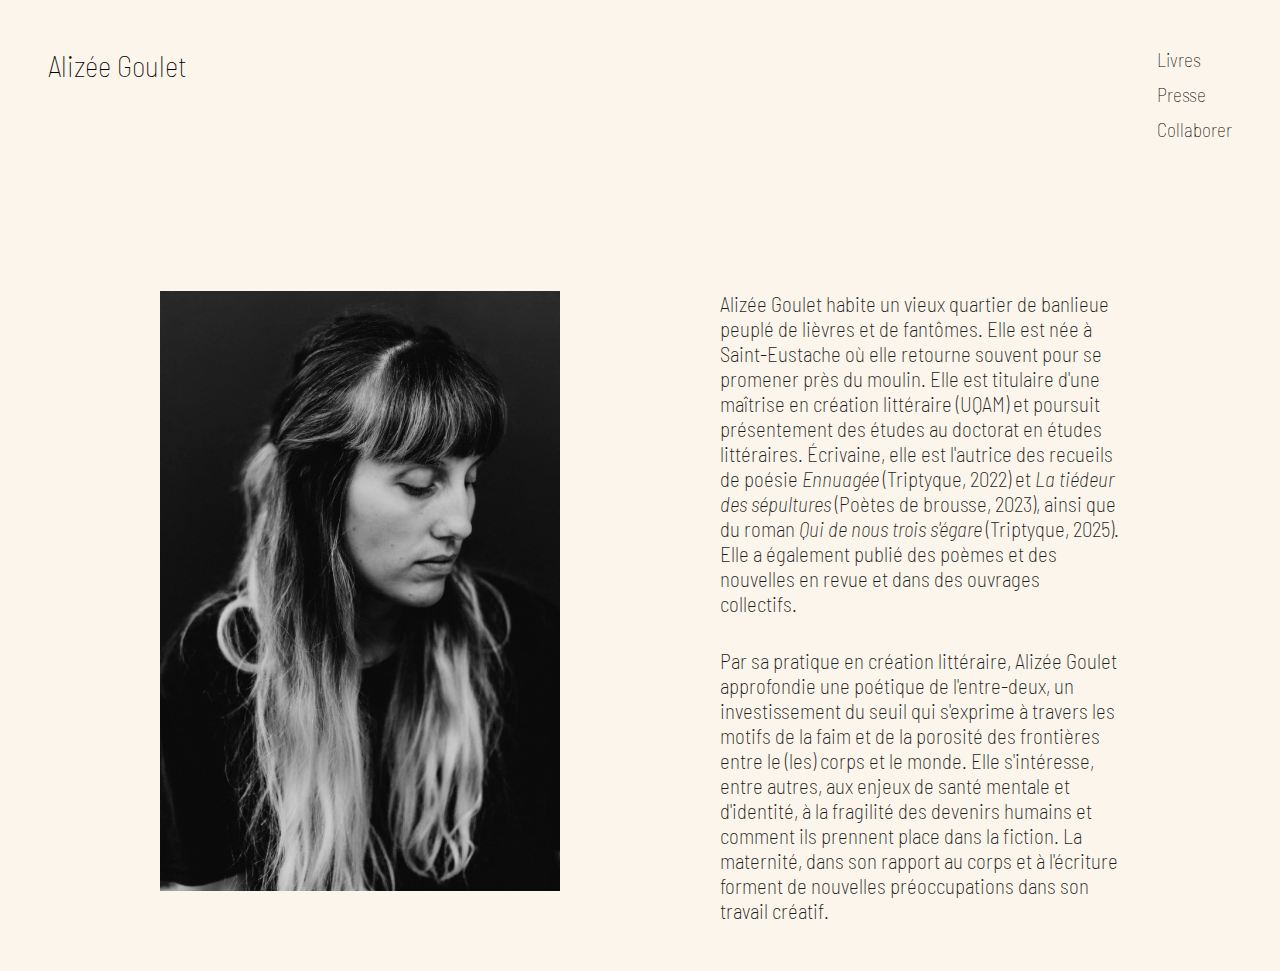
<file: index.html>
<head>
  <title>Alizée Goulet</title>
  <meta charset="utf-8">
  <meta name="viewport" content="width=device-width, initial-scale=1">
  <meta name="description" content="Site officiel d'Alizée Goulet.">
  <meta name="keywords" content="poète, poèmes, alizée, goulet, roman, romancière">
  <meta name="robots" content="index, follow">

  <meta property="og:title" content="Alizée Goulet">
  <meta property="og:description" content="Site officiel">
  <meta property="og:url" content="https://alizeegoulet.com">
  <meta property="og:image" content="./static/images/alizee_goulet.jpeg">
  <meta property="og:type" content="website">
  <meta property="og:site_name" content="Alizée Goulet">

  <link rel="stylesheet" href="main.css">
  <link rel="preconnect" href="https://fonts.googleapis.com">
  <link rel="preconnect" href="https://fonts.gstatic.com" crossorigin>
  <link href="https://fonts.googleapis.com/css2?family=Barlow+Semi+Condensed:wght@100;300&display=swap" rel="stylesheet">

</head>
<body>
  <div class="page-title">
    <a href="#"><h1>Alizée Goulet</h1></a>
    <nav class="menu">
      <a class="nav-item" href="./livres/">Livres</a>
      <a class="nav-item" href="./presse/">Presse</a>
      <a class="nav-item" href="./collaborer/">Collaborer</a>

    </nav>
  </div>
  <div class="content">
    <img alt="Photo d'Alizée Goulet" class="profile-image" src="./static/images/alizee_goulet.jpeg" />
    <div class="bio">
      <p>
        Alizée Goulet habite un vieux quartier de banlieue peuplé de lièvres et de fantômes. Elle est née à Saint-Eustache où elle retourne souvent pour se promener près du moulin. Elle est titulaire d'une maîtrise en création littéraire (UQAM) et poursuit présentement des études au doctorat en études littéraires. Écrivaine, elle est l'autrice des recueils de poésie <em>Ennuagée</em> (Triptyque, 2022) et <em>La tiédeur des sépultures</em> (Poètes de brousse, 2023), ainsi que du roman <em>Qui de nous trois s'égare</em> (Triptyque, 2025). Elle a également publié des poèmes et des nouvelles en revue et dans des ouvrages collectifs.
      </p>
      <p class="mt-2">
        Par sa pratique en création littéraire, Alizée Goulet approfondie une poétique de l'entre-deux, un investissement du seuil qui s'exprime à travers les motifs de la faim et de la porosité des frontières entre le (les) corps et le monde. Elle s'intéresse, entre autres, aux enjeux de santé mentale et d'identité, à la fragilité des devenirs humains et comment ils prennent place dans la fiction. La maternité, dans son rapport au corps et  à l'écriture forment de nouvelles préoccupations dans son travail créatif.
      </p>
    </div>
  </div>
</body>
</file>
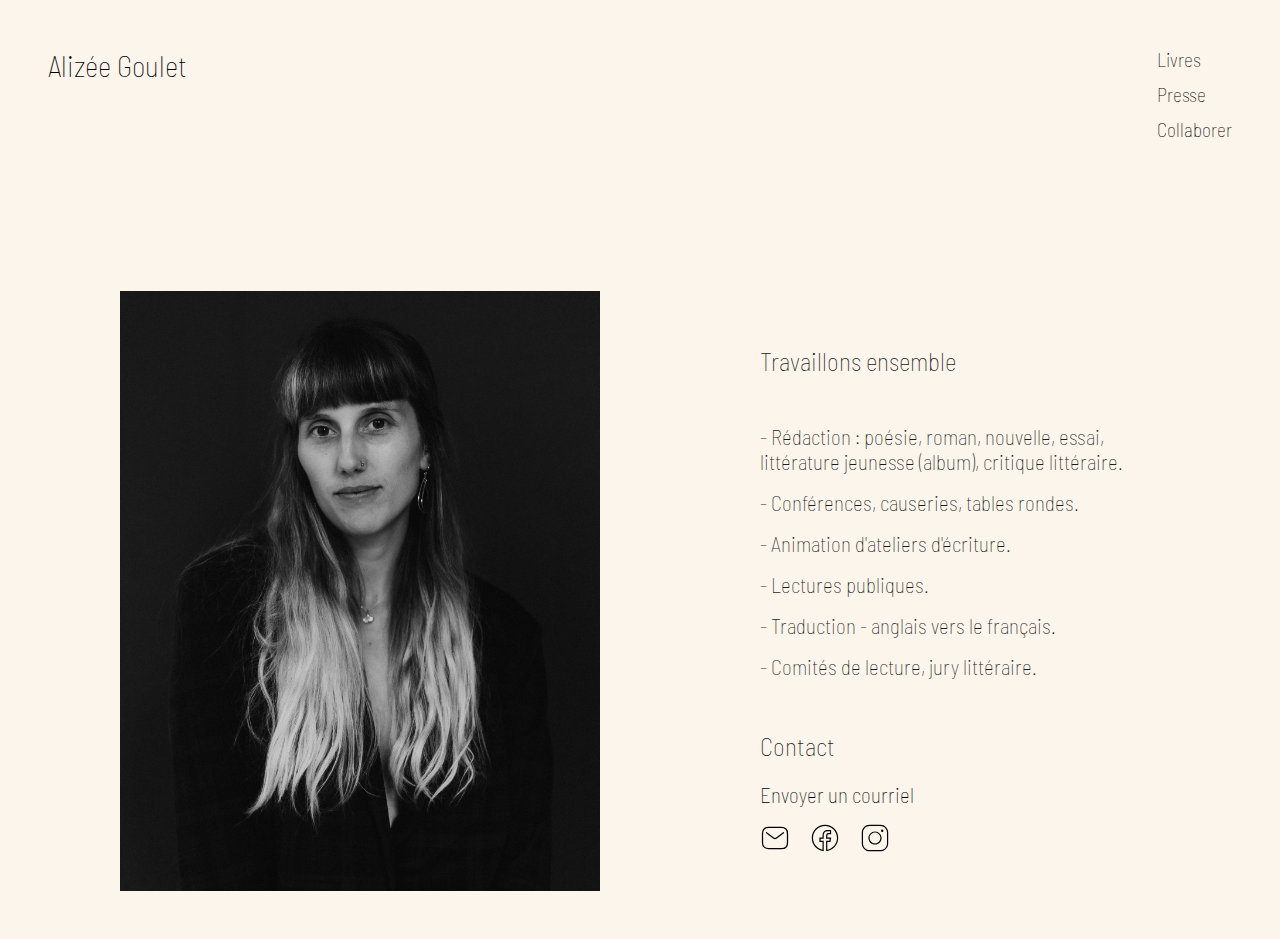
<file: collaborer/index.html>
<head>
  <title>Alizée Goulet</title>
  <meta charset="utf-8">
  <meta name="viewport" content="width=device-width, initial-scale=1">
  <link rel="stylesheet" href="../main.css">
  <link rel="preconnect" href="https://fonts.googleapis.com">
  <link rel="preconnect" href="https://fonts.gstatic.com" crossorigin>
  <link href="https://fonts.googleapis.com/css2?family=Barlow+Semi+Condensed:wght@100;300&display=swap" rel="stylesheet">

</head>
<body>
  <div class="page-title">
    <a href="../"><h1>Alizée Goulet</h1></a>
    <nav class="menu">
      <a class="nav-item" href="../livres/">Livres</a>
      <a class="nav-item" href="../presse/">Presse</a>
      <a class="nav-item" href="#">Collaborer</a>
    </nav>
  </div>
  <div>
    <div class="content">
      <img alt="Photo d'Alizée Goulet" class="profile-image" src="../static/images/alizee_goulet_2.jpeg" />
      <div class="bio">
        <div>
          <h2>Travaillons ensemble</h2>
          <ul class="mt-3">
            <li>- Rédaction : poésie, roman, nouvelle, essai, littérature jeunesse (album), critique littéraire.</li>
            <li>- Conférences, causeries, tables rondes.</li>
            <li>- Animation d'ateliers d'écriture.</li>
            <li>- Lectures publiques.</li>
            <li>- Traduction - anglais vers le français.</li>
            <li>- Comités de lecture, jury littéraire.</li>
          </ul>
        </div>
        <div>
          <h2 class="mt-2">Contact</h2>
          <a target="_blank" href="#" id="mail">
          Envoyer un courriel
        </a>
        <div class="mt-1">
          <a target="_blank" href="#" id="mail-icon"><img alt="Icone de courriel" class="icon" src="../static/icons/email.svg" /></a>
          <a target="_blank" href="https://www.facebook.com/profile.php?id=691684122"><img alt="Icone de Facebook" class="icon" src="../static/icons/facebook.svg" /></a>
          <a target="_blank" href="https://www.instagram.com/alizeegoulet/"><img alt="Icone d'Instagram" class="icon" src="../static/icons/insta.svg" /></a>
        </div>
        </div>
      </div>
    </div>
  </div>


  <script>
    const m = ['mailto', ':', 'al', 'izee', '_', 'gou', 'let', '@', 'hot', 'mail', '.', 'co', 'm'];
    const final = m.join('')
    const mailEl = document.querySelector('#mail');
    const mailIconEl = document.querySelector('#mail-icon');

    mailEl.setAttribute('href', final)
    mailIconEl.setAttribute('href', final)
  </script>
</body>
</file>
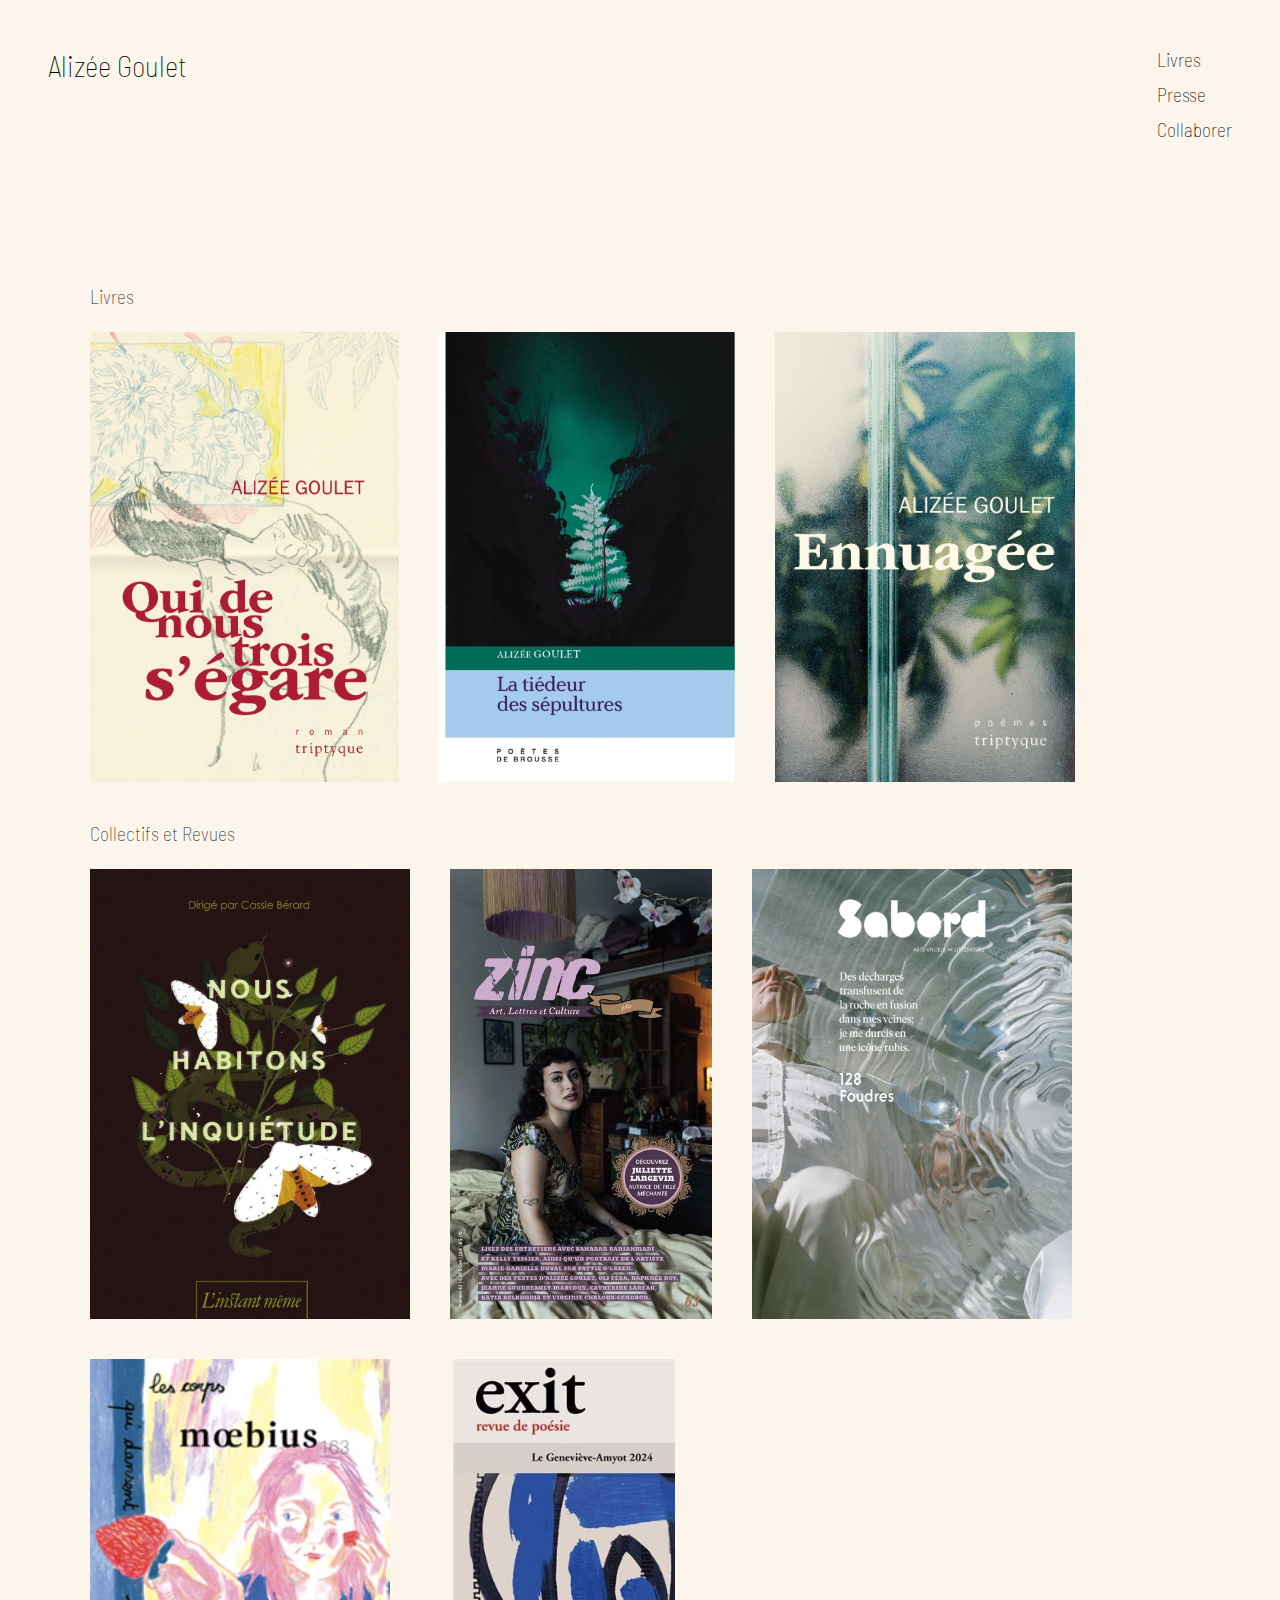
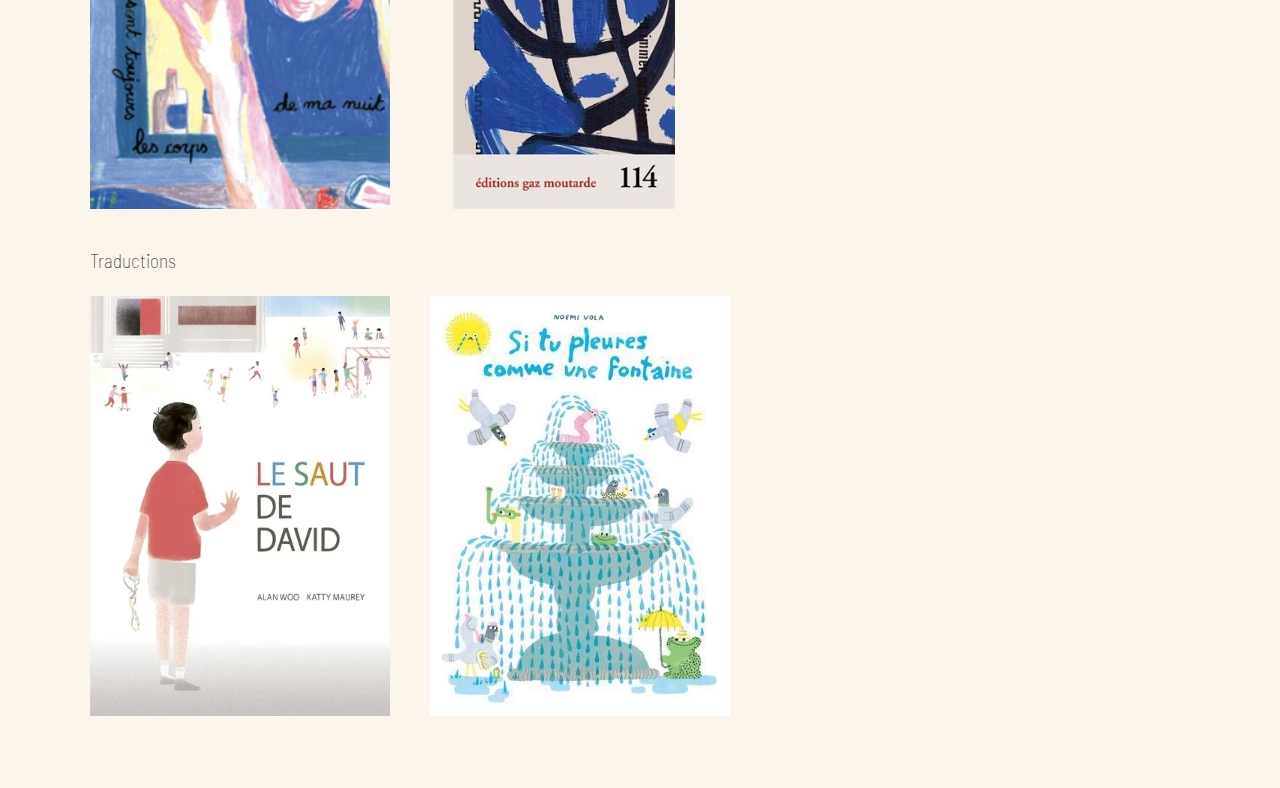
<file: livres/index.html>
<head>
  <title>Alizée Goulet</title>
  <meta charset="utf-8">
  <meta name="viewport" content="width=device-width, initial-scale=1">
  <link rel="stylesheet" href="../main.css">
  <link rel="preconnect" href="https://fonts.googleapis.com">
  <link rel="preconnect" href="https://fonts.gstatic.com" crossorigin>
  <link href="https://fonts.googleapis.com/css2?family=Barlow+Semi+Condensed:wght@100;300&display=swap" rel="stylesheet">

</head>
<body>
  <div class="page-title">
    <a href="../"><h1>Alizée Goulet</h1></a>
      <nav class="menu">
      <a class="nav-item" href="#">Livres</a>
      <a class="nav-item" href="../presse/">Presse</a>
      <a class="nav-item" href="../collaborer/">Collaborer</a>
    </nav>
  </div>
  <div class="container">
    <div>
      <h2>Livres</h2>
      <div class="book-row">
        <div class="livre">
          <a target="_blank" href="https://www.leslibraires.ca/livres/qui-de-nous-trois-s-egare-alizee-goulet-9782898012310.html">
            <img alt="Couverture du livre Qui de nous trois s'égarent" class="image-livre" src="../static/images/qui-de-nous-trois.webp">
          </a>
        </div>
        <div class="livre">
          <a target="_blank" href="https://www.leslibraires.ca/livres/la-tiedeur-des-sepultures-alizee-goulet-9782925226376.html">
            <img alt="Couverture du livre La tièdeur des sépultures" class="image-livre" src="../static/images/la-tiedeur-des-sepultures.webp">
          </a>
        </div>
        <div class="livre">
          <a target="_blank" href="https://www.leslibraires.ca/livres/ennuagee-alizee-goulet-9782898011511.html">
            <img alt="Couverture du livre Ennuagée" class="image-livre" src="../static/images/ennuage.jpg">
          </a>
        </div>
      </div>
    </div>
    <div>
      <div class=".mt-4">
        <h2>Collectifs et Revues</h2>
        <div class="book-row">
          <div class="livre">
            <a target="_blank" href="https://www.leslibraires.ca/livres/nous-habitons-l-inquietude-julie-roy-9782895024262.html">
              <img alt="Couverture du livre Nous habitons l'inquiétude" class="image-livre" src="../static/images/nous-habitons-inquiet.webp">
            </a>
          </div>

          <div class="livre">
            <a target="_blank" href="https://www.leslibraires.ca/livres/revue-zinc-no-63-collectif-9782924483329.html">
              <img  alt="Couverture de la revue Zinc numéro 63" class="image-livre" src="../static/images/zinc.jpg" >
            </a>
          </div>

          <div class="livre">
            <a target="_blank" href="https://lesabord.qc.ca/produit/128-foudres/">
              <img alt="Couverture de la reviue Sabord numéro 128 - Foudres" class="image-livre" src="../static/images/sabord.webp">
            </a>
            </div>

          <div class="livre">
            <a target="_blank" href="https://www.leslibraires.ca/livres/moebius-no-163-les-corps-qui-9782924781227.html">
              <img alt="Couverture de la reviue Moebius numéro 163" class="image-livre" src="../static/images/moebius.jpg">
            </a>
          </div>

          <div class="livre" style="padding:0 83">
            <a target="_blank" href="https://www.renaud-bray.com/Livres_Produit.aspx?id=4142693&def=Exit+%23114+Le+Genevi%C3%A8ve-Amyot+2024%2cCOLLECTIF%2c9782925284130">
              <img alt="Couverture de la reviue Exit numéro 114" class="image-livre" src="../static/images/exit.jpg">
            </a>
          </div>
        </div>
      </div>
    </div>
    <div>
      <div class=".mt-4">
        <h2>Traductions</h2>
        <div class="book-row">
          <div class="livre">
            <a target="_blank" href="https://www.leslibraires.ca/livres/le-saut-de-david-katty-maurey-9782924663271.html">
              <img style="max-width:300px;" alt="Couverture du livre le saut de David" class="image-livre" src="../static/images/david.webp">
            </a>
          </div>

          <div class="livre">
            <a target="_blank" href="https://www.leslibraires.ca/livres/si-tu-pleures-comme-une-fontaine-noemi-vola-9782924663257.html">
              <img style="max-width:300px;" alt="Couverture du livre Si tu pleures comme une fontaine" class="image-livre" src="../static/images/pleure.webp">
            </a>
          </div>
        </div>
      </div>
    </div>
  </div>
</body>
</file>
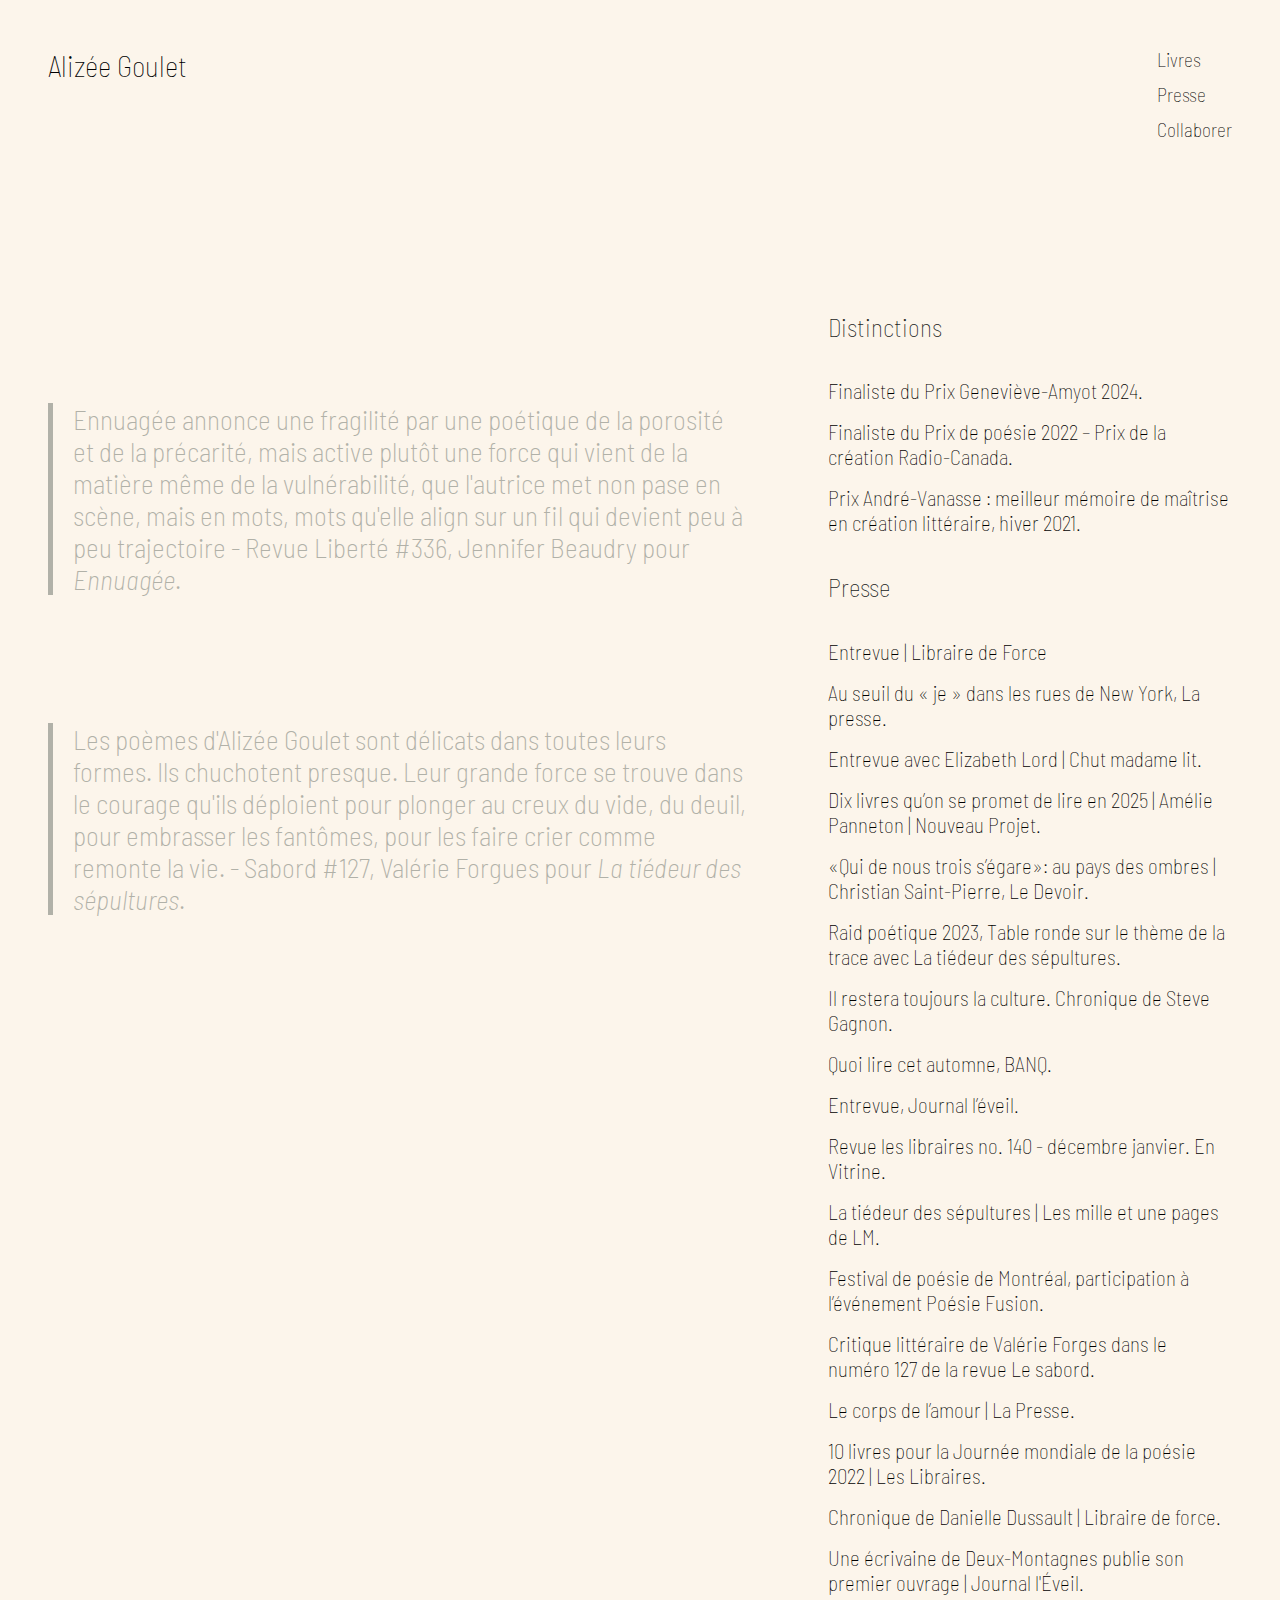
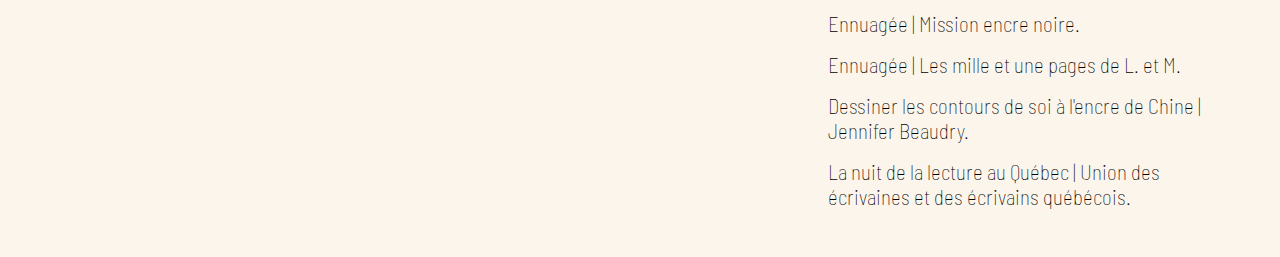
<file: presse/index.html>
<head>
  <title>Alizée Goulet</title>
  <meta charset="utf-8">
  <meta name="viewport" content="width=device-width, initial-scale=1">
  <link rel="stylesheet" href="../main.css">
  <link rel="preconnect" href="https://fonts.googleapis.com">
  <link rel="preconnect" href="https://fonts.gstatic.com" crossorigin>
  <link href="https://fonts.googleapis.com/css2?family=Barlow+Semi+Condensed:wght@100;300&display=swap" rel="stylesheet">

</head>
<body>
  <div class="page-title">
    <a href="../"><h1>Alizée Goulet</h1></a>
    <nav class="menu">
      <a class="nav-item" href="../livres/">Livres</a>
      <a class="nav-item" href="#">Presse</a>
      <a class="nav-item" href="../collaborer/">Collaborer</a>
    </nav>
  </div>
  <div class="content column">
    <div class="presse-wrapper">
      <div class="citations">
        <div class="citation">
          Ennuagée annonce une fragilité par une poétique de la porosité et de la précarité, mais active plutôt une force qui vient de la matière même de la vulnérabilité, que l'autrice met non pase en scène, mais en mots, mots qu'elle align sur un fil qui devient peu à peu trajectoire - Revue Liberté #336, Jennifer Beaudry pour <em>Ennuagée</em>.
        </div>

        <div class="citation">
          Les poèmes d'Alizée Goulet sont délicats dans toutes leurs formes. Ils chuchotent presque. Leur grande force se trouve dans le courage qu'ils déploient pour plonger au creux du vide, du deuil, pour embrasser les fantômes, pour les faire crier comme remonte la vie. - Sabord #127, Valérie Forgues pour <em>La tiédeur des sépultures</em>.
        </div>
      </div>
      <div class="presse">
        <h2>Distinctions</h2>

        <a target="_blank" href="https://www.affairespoetiques.ca/rcipiendaires-ga-2024">Finaliste du Prix Geneviève-Amyot 2024.</a>
        <a target="_blank" href="https://ici.radio-canada.ca/nouvelle/1926275/finaliste-prix-concours-poesie-radio-canada-2022-alizee-goulet">Finaliste du Prix de poésie 2022 – Prix de la création Radio-Canada.</a>
        <a target="_blank" href="https://litterature.uqam.ca/wp-content/uploads/sites/52/resultats-bourses-institution-2019-20.pdf">Prix André-Vanasse : meilleur mémoire de maîtrise en création littéraire, hiver 2021.</a>
  
        <h2>Presse</h2>
        <!-- Qui de nous troi s'égarent -->
        <a target="_blank" href="https://baladoquebec.ca/cibl-101-5-fm-libraire-de-force/libraire-de-force-02062025-1800">Entrevue | Libraire de Force</a>
        <a target="_blank" href="https://www.lapresse.ca/arts/litterature/2025-02-02/critique-de-qui-de-nous-trois-s-egare/au-seuil-du-je-dans-les-rues-de-new-york.php">Au seuil du « je » dans les rues de New York, La presse.</a>
        <a target="_blank" href="https://open.spotify.com/episode/4c2i5Q8r5XpQfXLDlP0Fg1?si=_V4XEcIgSuGFeOpuBOUgUA&amp;nd=1&amp;dlsi=6f7ea3ce56d547f7" >Entrevue avec Elizabeth Lord | Chut madame lit.</a>
        <a target="_blank" href="https://atelier10.ca/nouveauprojet/article/dix-livres-qu-on-se-promet-lire-en-2025" >Dix livres qu’on se promet de lire en 2025 | Amélie Panneton | Nouveau Projet.</a>
        <a target="_blank" href="https://www.ledevoir.com/lire/835810/critique-fiction-nous-trois-egare-pays-ombres?" >«Qui de nous trois s’égare»: au pays des ombres |  Christian Saint-Pierre, Le Devoir.</a>
  
        <!-- La tiedeur des sepultures-->
        <a target="_blank" href="https://www.cvm.qc.ca/evenements/table-ronde-theme-de-la-trace-dans-la-vie-et-dans-la-poesie/">Raid poétique 2023, Table ronde sur le thème de la trace avec La tiédeur des sépultures.</a>
        <a target="_blank" href="https://ici.radio-canada.ca/ohdio/premiere/emissions/il-restera-toujours-culture/episodes/785851/rattrapage-jeudi-28-septembre-2023">	Il restera toujours la culture. Chronique de Steve Gagnon.</a>
        <a target="_blank" href="https://www.banq.qc.ca/explorer/articles/quoi-lire-cet-automne/ ">Quoi lire cet automne, BANQ.</a>
        <a target="_blank" href="https://leveil.com/culture/une-carriere-dauteure-bien-engagee-pour-alizee-goulet">Entrevue, Journal l’éveil.</a>
        <a target="_blank" href="https://revue.leslibraires.ca/numeros/numero-140/">Revue les libraires no. 140 - décembre janvier. En Vitrine.</a>
        <a target="_blank" href="https://lesmilleetunlivreslm.over-blog.com/2024/05/la-tiedeur-des-sepultures-alizee-goulet-editions-poetes-de-brousse-par-martine-levesque.html ">La tiédeur des sépultures | Les mille et une pages de LM. </a>
        <a target="_blank" href="https://www.festivaldelapoesiedemontreal.com/fr/accueil/marche-de-la-poesie-2024 ">Festival de poésie de Montréal, participation à l’événement Poésie Fusion.</a>
        <a target="_blank" href="https://lesabord.qc.ca/produit/127-sororite/">Critique littéraire de Valérie Forges dans le numéro 127 de la revue Le sabord. </a>
        
        <!-- Ennuage-->
        <a target="_blank" href="https://www.lapresse.ca/arts/litterature/2022-02-12/poesie/le-corps-de-l-amour.php"> Le corps de l’amour | La Presse.</a>
        <a target="_blank" href="https://www.leslibraires.ca/thematique/10-livres-pour-la-journee-mondiale-5152/?fbclid=IwAR0RatZsA8eiUd9ZQTdTaJTee5_ie-RmPNW3OVyNqovpuNT-l2z6egA5ZPE">10 livres pour la Journée mondiale de la poésie 2022 | Les Libraires.</a>
        <a target="_blank" href="https://www.mixcloud.com/upload/lynda-dion/171-2022-03-17-libraire-de-force-cibl-montr%C3%A9al-1015-danielle-dussault/complete/">Chronique de Danielle Dussault | Libraire de force.</a>
        <a target="_blank" href="https://leveil.com/culture/une-ecrivaine-de-deux-montagnes-publie-son-premier-ouvrage">Une écrivaine de Deux-Montagnes publie son premier ouvrage  | Journal l'Éveil.</a>
        <a target="_blank" href="https://mp3.choq.ca/episodes/encrenoire/emission-du-24-mai-2022/?fbclid=IwAR3OU6afUucQ_KOLmDENz6D6eoP3TaUUhmbC1ph9vel7LYaI6072xZJtaiw">Ennuagée | Mission encre noire.</a>
        <a target="_blank" href="https://lesmilleetunlivreslm.over-blog.com/2022/06/ennuagee-alizee-goulet-editions-triptyque-groupe-nota-bene-par-martine-levesque.html?fbclid=IwAR33a5E_VTVx3B0QD5WZvc9dUt1DkX2SawbhsrXzzlLTkCm_3ZCRsGTt3tE">Ennuagée | Les mille et une pages de L. et M.</a>
        <a target="_blank" href="https://revueliberte.ca/numero/336/microdoses-de-realite">Dessiner les contours de soi à l'encre de Chine | Jennifer Beaudry.</a>
        <a target="_blank" href="https://lire-reussir.org/les-projets/la-nuit-de-la-lecture-au-quebec/">La nuit de la lecture au Québec | Union des écrivaines et des écrivains québécois.</a>
      </div>
    </div> 

  </div>
</div>
</body>
</file>
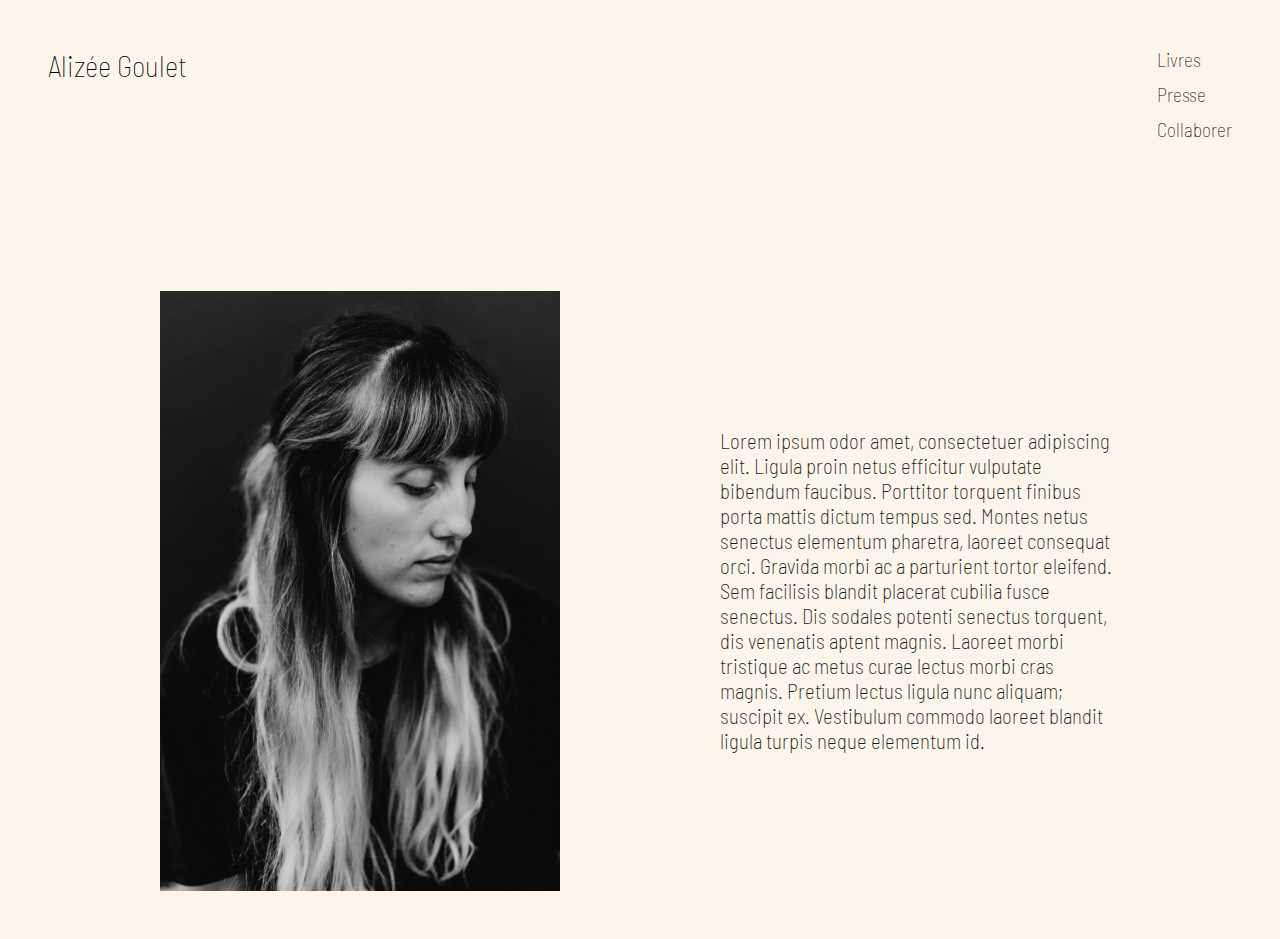
<file: main.html>
<head>
  <title>Alizée Goulet</title>
  <meta charset="utf-8">
  <meta name="viewport" content="width=device-width, initial-scale=1">
  <link rel="stylesheet" href="main.css">
  <link rel="preconnect" href="https://fonts.googleapis.com">
  <link rel="preconnect" href="https://fonts.gstatic.com" crossorigin>
  <link href="https://fonts.googleapis.com/css2?family=Barlow+Semi+Condensed:wght@100;300&display=swap" rel="stylesheet">

</head>
<body>
  <div class="page-title">
    <a href="#"><h1>Alizée Goulet</h1></a>
    <nav class="menu">
      <a class="nav-item" href="./static/html/livres.html">Livres</a>
      <a class="nav-item" href="./static/html/presse.html">Presse</a>
      <a class="nav-item" href="./static/html/collaborer.html">Collaborer</a>

    </nav>
  </div>
  <div class="content">
    <img class="profile-image" src="./static/images/alizee_goulet.jpeg" />
    <div class="bio">
      <p>Lorem ipsum odor amet, consectetuer adipiscing elit. Ligula proin netus efficitur vulputate bibendum faucibus. Porttitor torquent finibus porta mattis dictum tempus sed. Montes netus senectus elementum pharetra, laoreet consequat orci. Gravida morbi ac a parturient tortor eleifend. Sem facilisis blandit placerat cubilia fusce senectus. Dis sodales potenti senectus torquent, dis venenatis aptent magnis. Laoreet morbi tristique ac metus curae lectus morbi cras magnis. Pretium lectus ligula nunc aliquam; suscipit ex. Vestibulum commodo laoreet blandit ligula turpis neque elementum id.
    </div>
  </div>
</body>
</file>
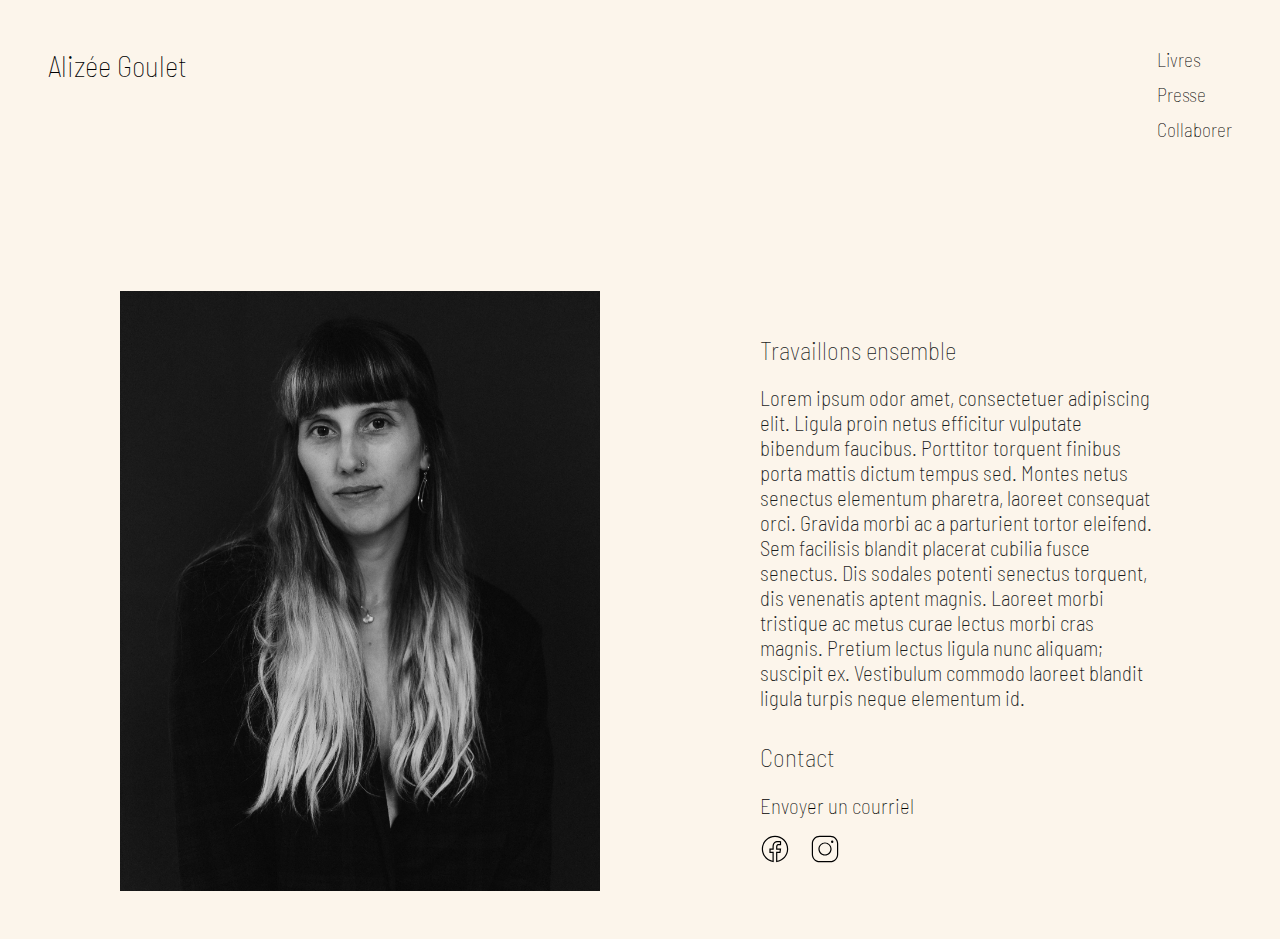
<file: static/html/collaborer.html>
<head>
  <title>Alizée Goulet</title>
  <meta charset="utf-8">
  <meta name="viewport" content="width=device-width, initial-scale=1">
  <link rel="stylesheet" href="../../main.css">
  <link rel="preconnect" href="https://fonts.googleapis.com">
  <link rel="preconnect" href="https://fonts.gstatic.com" crossorigin>
  <link href="https://fonts.googleapis.com/css2?family=Barlow+Semi+Condensed:wght@100;300&display=swap" rel="stylesheet">

</head>
<body>
  <div class="page-title">
    <a href="../../index"><h1>Alizée Goulet</h1></a>
    <nav class="menu">
      <a class="nav-item" href="./livres">Livres</a>
      <a class="nav-item" href="./presse">Presse</a>
      <a class="nav-item" href="#">Collaborer</a>
    </nav>
  </div>
  <div>
    <div class="content">
      <img class="profile-image" src="../images/alizee_goulet_2.jpeg" />
      <div class="bio">
        <div>
          <h2>Travaillons ensemble</h2>
          <p>Lorem ipsum odor amet, consectetuer adipiscing elit. Ligula proin netus efficitur vulputate bibendum faucibus. Porttitor torquent finibus porta mattis dictum tempus sed. Montes netus senectus elementum pharetra, laoreet consequat orci. Gravida morbi ac a parturient tortor eleifend. Sem facilisis blandit placerat cubilia fusce senectus. Dis sodales potenti senectus torquent, dis venenatis aptent magnis. Laoreet morbi tristique ac metus curae lectus morbi cras magnis. Pretium lectus ligula nunc aliquam; suscipit ex. Vestibulum commodo laoreet blandit ligula turpis neque elementum id.
        </div>
        <div>
          <h2 class="mt-2">Contact</h2>
          <a href="#" id="mail">
          Envoyer un courriel
        </a>
        <div class="mt-1">
          <a href="https://www.facebook.com/profile.php?id=691684122"><img class="icon" src="../icons/facebook.svg" /></a>
          <a href="https://www.instagram.com/alizeegoulet/"><img class="icon" src="../icons/insta.svg" /></a>
        </div>
        </div>
      </div>
    </div>
  </div>


  <script>
    const m = ['mailto', ':', 'al', 'izee', '_', 'gou', 'let', '@', 'hot', 'mail', '.', 'co', 'm'];
    const final = m.join('')
    document.querySelector('#mail').setAttribute('href', final)
  </script>
</body>
</file>
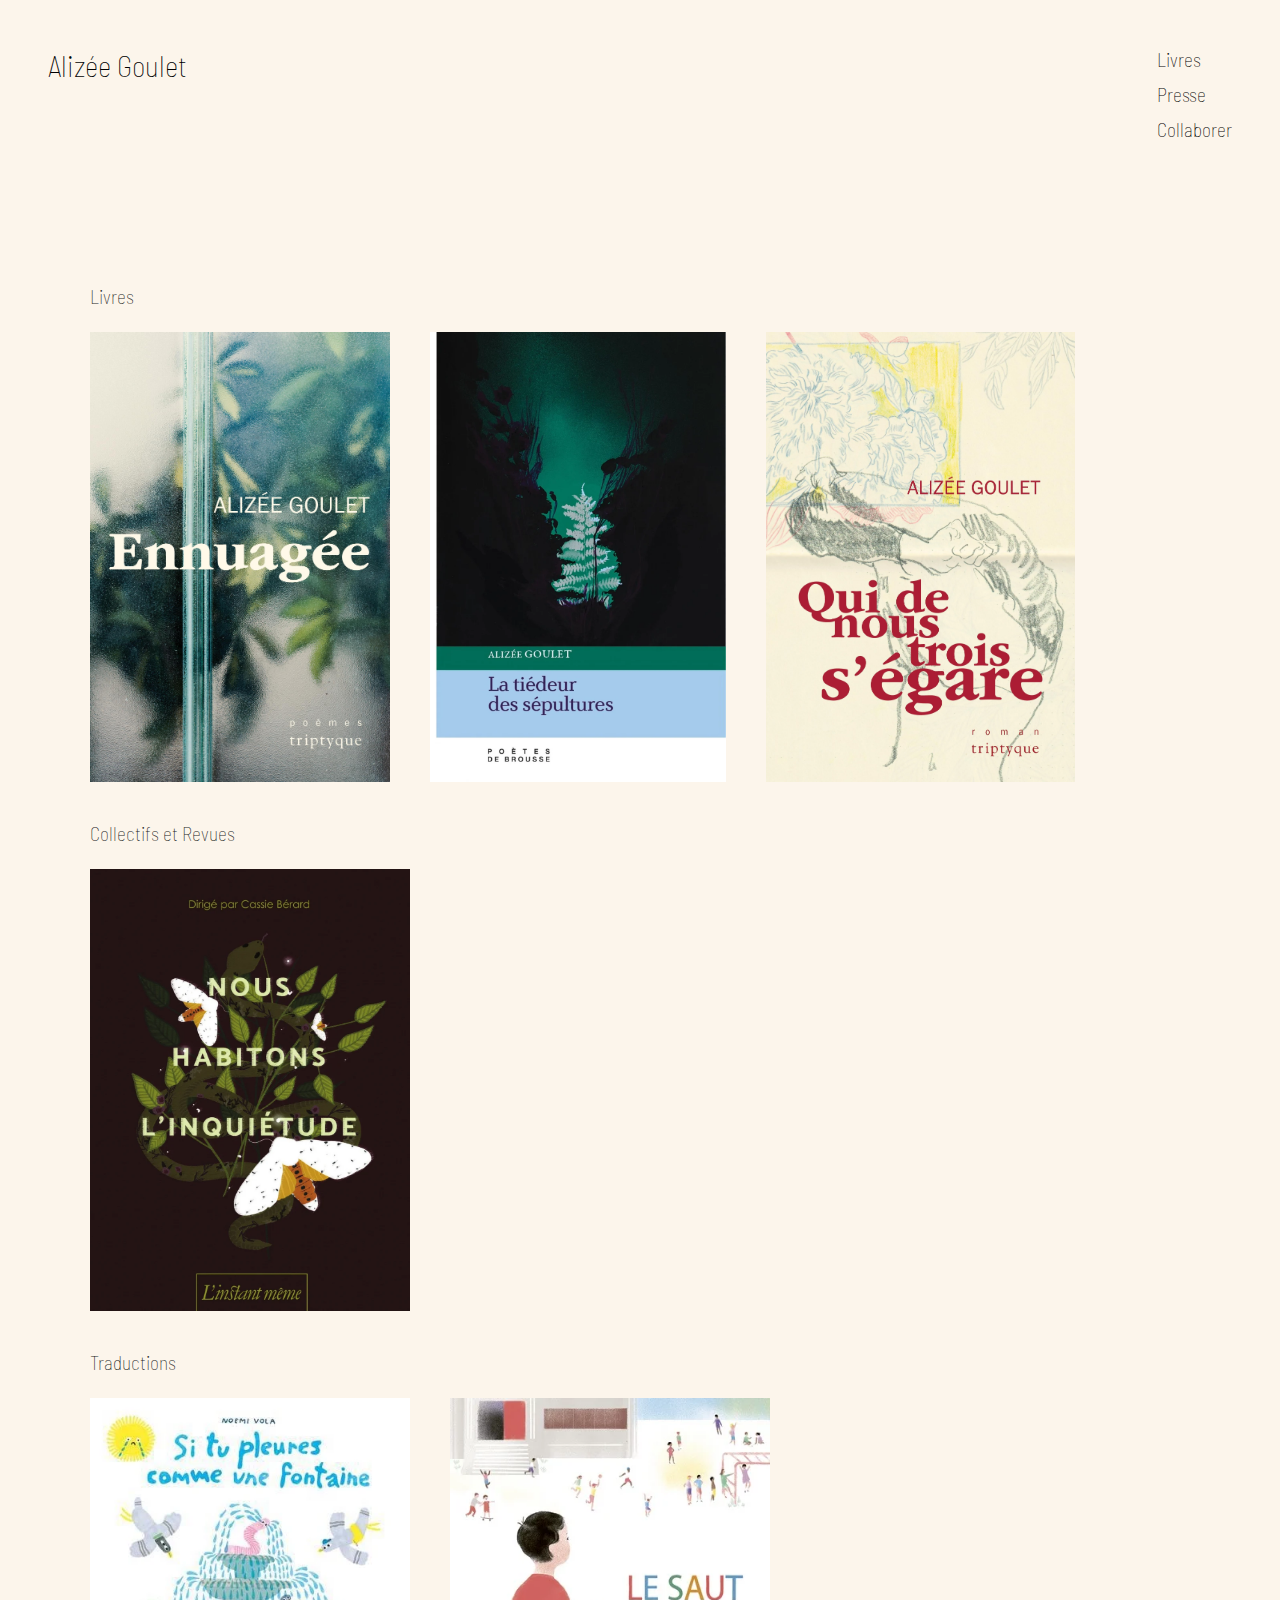
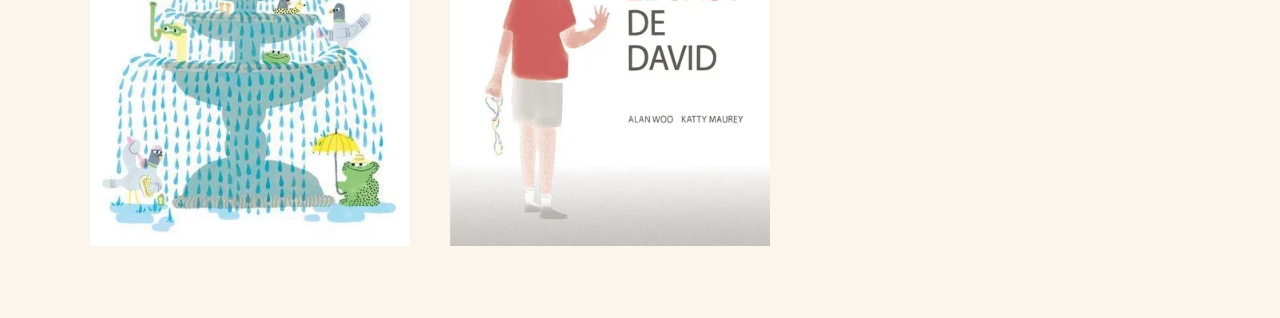
<file: static/html/livres.html>
<head>
  <title>Alizée Goulet</title>
  <meta charset="utf-8">
  <meta name="viewport" content="width=device-width, initial-scale=1">
  <link rel="stylesheet" href="../../main.css">
  <link rel="preconnect" href="https://fonts.googleapis.com">
  <link rel="preconnect" href="https://fonts.gstatic.com" crossorigin>
  <link href="https://fonts.googleapis.com/css2?family=Barlow+Semi+Condensed:wght@100;300&display=swap" rel="stylesheet">

</head>
<body>
  <div class="page-title">
    <a href="../../index"><h1>Alizée Goulet</h1></a>
      <nav class="menu">
      <a class="nav-item" href="#">Livres</a>
      <a class="nav-item" href="./presse">Presse</a>
      <a class="nav-item" href="./collaborer">Collaborer</a>
    </nav>
  </div>
  <div class="container">
    <div>
      <h2>Livres</h2>
      <div class="book-row">
        <div class="livre">
          <a target="_blank" href="https://www.leslibraires.ca/livres/ennuagee-alizee-goulet-9782898011511.html">
            <img class="image-livre" src="../images/ennuage.jpg">
          </a>
        </div>
        <div class="livre">
          <a target="_blank" href="https://www.leslibraires.ca/livres/la-tiedeur-des-sepultures-alizee-goulet-9782925226376.html">
            <img class="image-livre" src="../images/la-tiedeur-des-sepultures.webp">
          </a>
        </div>
        <div class="livre">
          <a target="_blank" href="https://www.leslibraires.ca/livres/qui-de-nous-trois-s-egare-alizee-goulet-9782898012310.html">
            <img class="image-livre" src="../images/qui-de-nous-trois.webp">
          </a>
        </div>
      </div>
    </div>
    <div>
      <div class=".mt-4">
        <h2>Collectifs et Revues</h2>
        <div class="book-row">
          <div class="livre">
            <a target="_blank" href="https://www.leslibraires.ca/livres/nous-habitons-l-inquietude-julie-roy-9782895024262.html">
              <img class="image-livre" src="../images/nous-habitons-inquiet.webp">
            </a>
          </div>
        </div>
      </div>
    </div>
    <div>
      <div class=".mt-4">
        <h2>Traductions</h2>
        <div class="book-row">
          <div class="livre">
            <a target="_blank" href="https://www.leslibraires.ca/livres/si-tu-pleures-comme-une-fontaine-noemi-vola-9782924663257.html">
              <img class="image-livre" src="../images/pleure.webp">
            </a>
          </div>
          <div class="livre">
            <a target="_blank" href="https://www.leslibraires.ca/livres/le-saut-de-david-katty-maurey-9782924663271.html">
              <img class="image-livre" src="../images/david.webp">
            </a>
          </div>
        </div>
      </div>
    </div>
  </div>
</body>
</file>
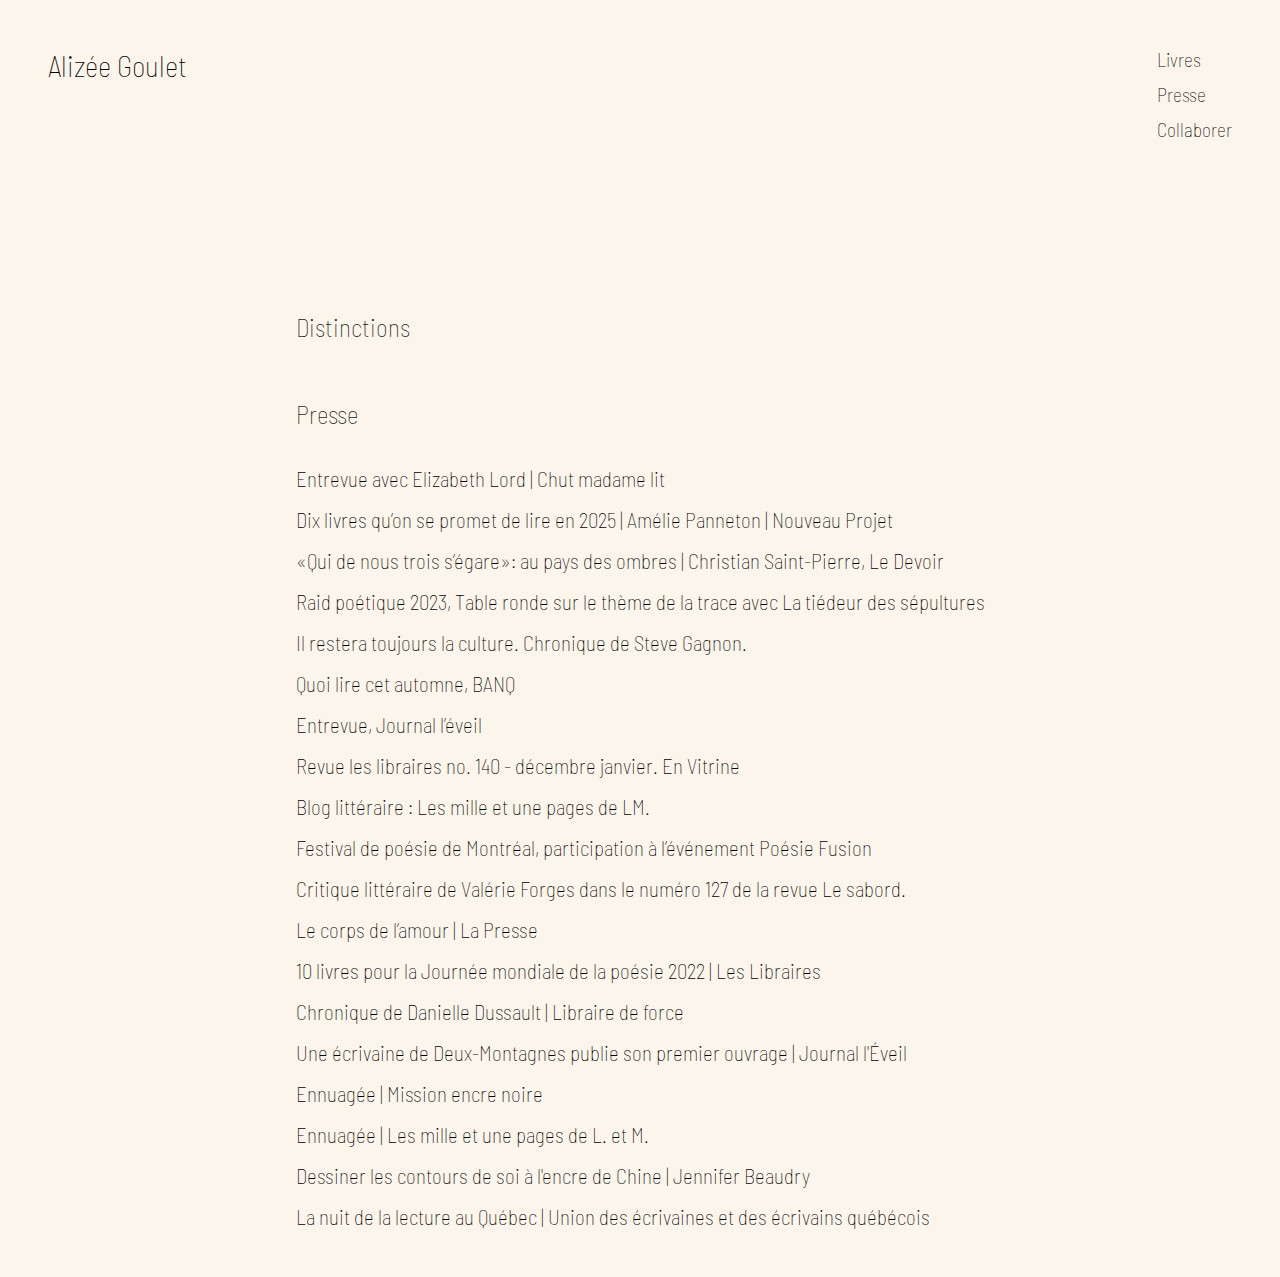
<file: static/html/presse.html>
<head>
  <title>Alizée Goulet</title>
  <meta charset="utf-8">
  <meta name="viewport" content="width=device-width, initial-scale=1">
  <link rel="stylesheet" href="../../main.css">
  <link rel="preconnect" href="https://fonts.googleapis.com">
  <link rel="preconnect" href="https://fonts.gstatic.com" crossorigin>
  <link href="https://fonts.googleapis.com/css2?family=Barlow+Semi+Condensed:wght@100;300&display=swap" rel="stylesheet">

</head>
<body>
  <div class="page-title">
    <a href="../../index"><h1>Alizée Goulet</h1></a>
    <nav class="menu">
      <a class="nav-item" href="./livres">Livres</a>
      <a class="nav-item" href="#">Presse</a>
      <a class="nav-item" href="./collaborer">Collaborer</a>
    </nav>
  </div>
  <div class="content column">
    <div class="presse">
      <h2>Distinctions</h2>

      

      <h2>Presse</h2>
      <!-- Qui de nous troi s'égarent -->
      <a  href="https://open.spotify.com/episode/4c2i5Q8r5XpQfXLDlP0Fg1?si=_V4XEcIgSuGFeOpuBOUgUA&amp;nd=1&amp;dlsi=6f7ea3ce56d547f7" >Entrevue avec Elizabeth Lord | Chut madame lit</a>
      <a  href="https://atelier10.ca/nouveauprojet/article/dix-livres-qu-on-se-promet-lire-en-2025" >Dix livres qu’on se promet de lire en 2025 | Amélie Panneton | Nouveau Projet </a>
      <a  href="https://www.ledevoir.com/lire/835810/critique-fiction-nous-trois-egare-pays-ombres?" >«Qui de nous trois s’égare»: au pays des ombres |  Christian Saint-Pierre, Le Devoir</a>

      <!-- La tiedeur des sepultures-->
      <a href="https://www.cvm.qc.ca/evenements/table-ronde-theme-de-la-trace-dans-la-vie-et-dans-la-poesie/">Raid poétique 2023, Table ronde sur le thème de la trace avec La tiédeur des sépultures</a>
      <a href="https://ici.radio-canada.ca/ohdio/premiere/emissions/il-restera-toujours-culture/episodes/785851/rattrapage-jeudi-28-septembre-2023">	Il restera toujours la culture. Chronique de Steve Gagnon.</a>
      <a href="https://www.banq.qc.ca/explorer/articles/quoi-lire-cet-automne/ ">Quoi lire cet automne, BANQ</a>
      <a href="https://leveil.com/culture/une-carriere-dauteure-bien-engagee-pour-alizee-goulet">Entrevue, Journal l’éveil</a>
      <a href="https://revue.leslibraires.ca/numeros/numero-140/">Revue les libraires no. 140 - décembre janvier. En Vitrine</a>
      <a href="https://lesmilleetunlivreslm.over-blog.com/2024/05/la-tiedeur-des-sepultures-alizee-goulet-editions-poetes-de-brousse-par-martine-levesque.html ">Blog littéraire : Les mille et une pages de LM. </a>
      <a href="https://www.festivaldelapoesiedemontreal.com/fr/accueil/marche-de-la-poesie-2024 ">Festival de poésie de Montréal, participation à l’événement Poésie Fusion</a>
      <a href="https://lesabord.qc.ca/produit/127-sororite/">Critique littéraire de Valérie Forges dans le numéro 127 de la revue Le sabord. </a>
      
      <!-- Ennuage-->
      <a  href="https://www.lapresse.ca/arts/litterature/2022-02-12/poesie/le-corps-de-l-amour.php"> Le corps de l’amour | La Presse </a>
      <a  href="https://www.leslibraires.ca/thematique/10-livres-pour-la-journee-mondiale-5152/?fbclid=IwAR0RatZsA8eiUd9ZQTdTaJTee5_ie-RmPNW3OVyNqovpuNT-l2z6egA5ZPE">10 livres pour la Journée mondiale de la poésie 2022 | Les Libraires</a>
      <a  href="https://www.mixcloud.com/upload/lynda-dion/171-2022-03-17-libraire-de-force-cibl-montr%C3%A9al-1015-danielle-dussault/complete/">Chronique de Danielle Dussault | Libraire de force</a>
      <a  href="https://leveil.com/culture/une-ecrivaine-de-deux-montagnes-publie-son-premier-ouvrage">Une écrivaine de Deux-Montagnes publie son premier ouvrage  | Journal l'Éveil</a>
      <a  href="https://mp3.choq.ca/episodes/encrenoire/emission-du-24-mai-2022/?fbclid=IwAR3OU6afUucQ_KOLmDENz6D6eoP3TaUUhmbC1ph9vel7LYaI6072xZJtaiw">Ennuagée | Mission encre noire</a>
      <a  href="https://lesmilleetunlivreslm.over-blog.com/2022/06/ennuagee-alizee-goulet-editions-triptyque-groupe-nota-bene-par-martine-levesque.html?fbclid=IwAR33a5E_VTVx3B0QD5WZvc9dUt1DkX2SawbhsrXzzlLTkCm_3ZCRsGTt3tE">Ennuagée | Les mille et une pages de L. et M.</a>
      <a  href="https://revueliberte.ca/numero/336/microdoses-de-realite">Dessiner les contours de soi à l'encre de Chine | Jennifer Beaudry</a>
      <a  href="https://lire-reussir.org/les-projets/la-nuit-de-la-lecture-au-quebec/">La nuit de la lecture au Québec | Union des écrivaines et des écrivains québécois </a>
    </div> 

  </div>
</div>
</body>
</file>
<file: main.css>
body{
  padding: 40px;

  background-color: rgb(252, 245, 235);
  color: #1b1d1d;

  font-family: "Barlow Semi Condensed", serif;
  font-weight: 200;
}

h1 {
  font-size: 1.8em;
  margin: 0;
  font-weight: 100!important;
}

h2 {
  font-weight: 100;
  font-size: 1.2em;
}

h3 {
  font-size: 1em;;
}

p{
  margin: 0;
}

a {
  color: black;
  text-decoration: none;

  font-weight: 100;
}

a:hover{
  color: #b3c2c2;
}

ul{
  padding-left: 0;
}

li {
  list-style-type: none;
  margin-left:0;
  margin-bottom: 1rem;

  font-weight: 100;
}

.nav-item{
  font-size: 1.2em;
}

.icon{
  width: 30px;
  padding: 0 16px 0 0;
}

.mt-1{
  margin-top: 1rem;
}

.mt-2{
  margin-top: 2rem;;
}

.mt-3{
  margin-top: 3rem;
}

.mt-4{
  margin-top: 4rem;
}

.presse{
  display: flex;
  flex-direction: column;

  gap: 1rem;

  font-size: 1.3em;
}

.menu{
  display: flex;
  flex-direction: column;

  gap: 12px;

  color: #5c4939
}

.page-title{
  display: flex;
  justify-content: space-between;

}

.container{
  display: flex;
  flex-direction: column;
  align-items: center;

  margin-top: 8rem;
}

@media screen and (min-width: 768px){
  .book-row{
    display: flex;
    flex-wrap: wrap;
    min-width:1100px;
    max-width: 800px;
  }

  .image-livre{
    min-height: 100%;
    max-height: 450;
    width:auto!important;
    max-width: 320px;
  }
}

.image-livre{
  width: 300px;
}

.book-row{
  gap: 40px;
  margin: 1.5rem 0;
}

@media only screen and (max-width: 768px) {
  .content{
    display: flex;
    flex-direction: column;
    margin-top: 100px!important ;
  }
}

.content{
  display: flex;
  justify-content: center ;

  margin-top: 150px;
}

@media screen and (min-width: 768px){
  .bio{
    margin-left: 10rem;
    padding-top: 0!important;
  }
}

.bio{
  display: flex;
  flex-direction: column;
  justify-content: center;

  padding-top: 50px;

  font-size: 1.3em;
  max-width: 400px;
}

.profile-image{
  max-width: 600px;
  max-height: 600px;
}

.column{
  display: flex;
  flex-direction: column;

  justify-content: center;
  align-items: center;
}

.livre{
  display: flex;
  justify-content: center;

  margin-bottom: 3rem;
}

@media screen and (min-width: 768px) {
  .livre{
    justify-content: flex-start!important;
    margin-bottom: 0!important;
  }

  .presse-wrapper{
    display: flex;
  }

  .citations {
    display: flex;
    flex-direction: column;

    margin-top: 2rem;

    font-size: 1.4em;
    color: #b1b1a8;

    gap: 8rem;

    font-size: 1.7em!important;
    margin-right: 5rem;
    max-width: 700px;
    padding-top: 5rem;
  }
}
  

@media(max-width: 768px) {
  .citations {
    display: none;
  }
}

.citation {
  border-left: 5px solid #b1b1a8;
  padding-left: 20px;

}
</file>
